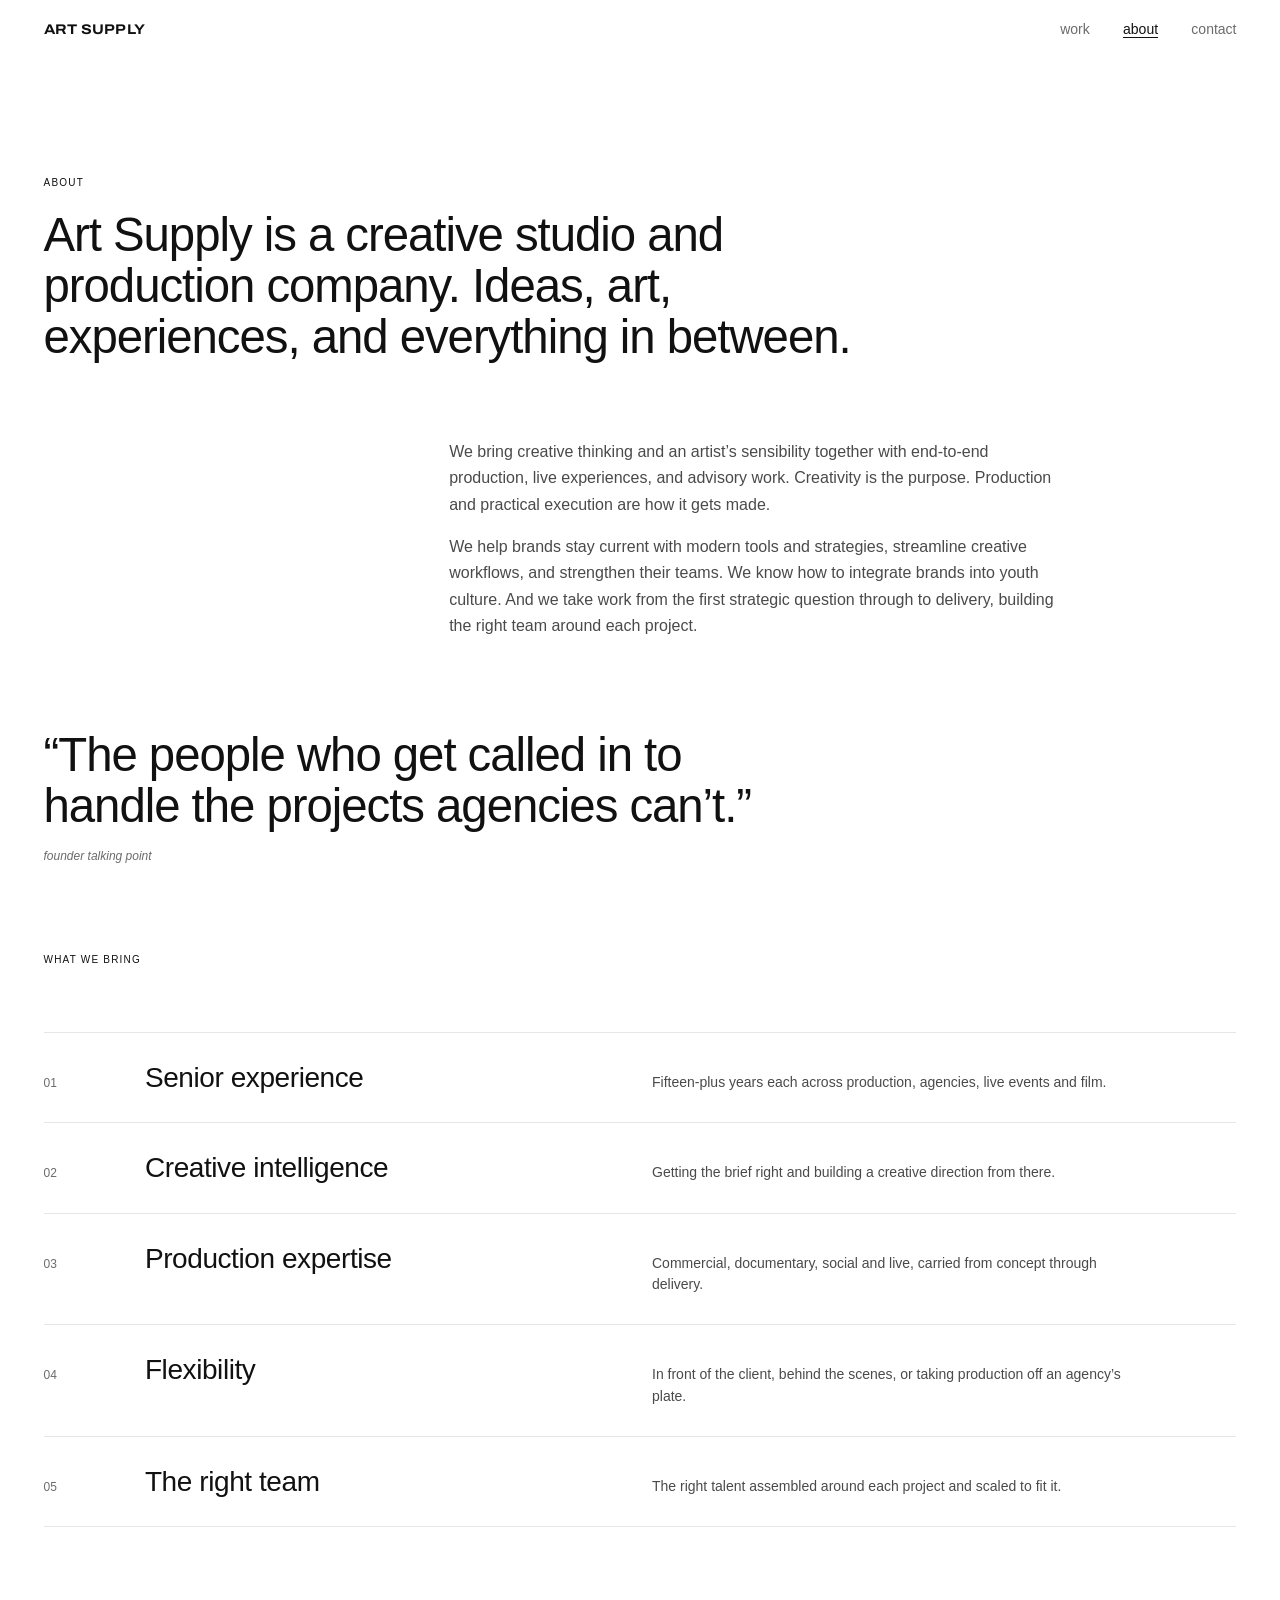
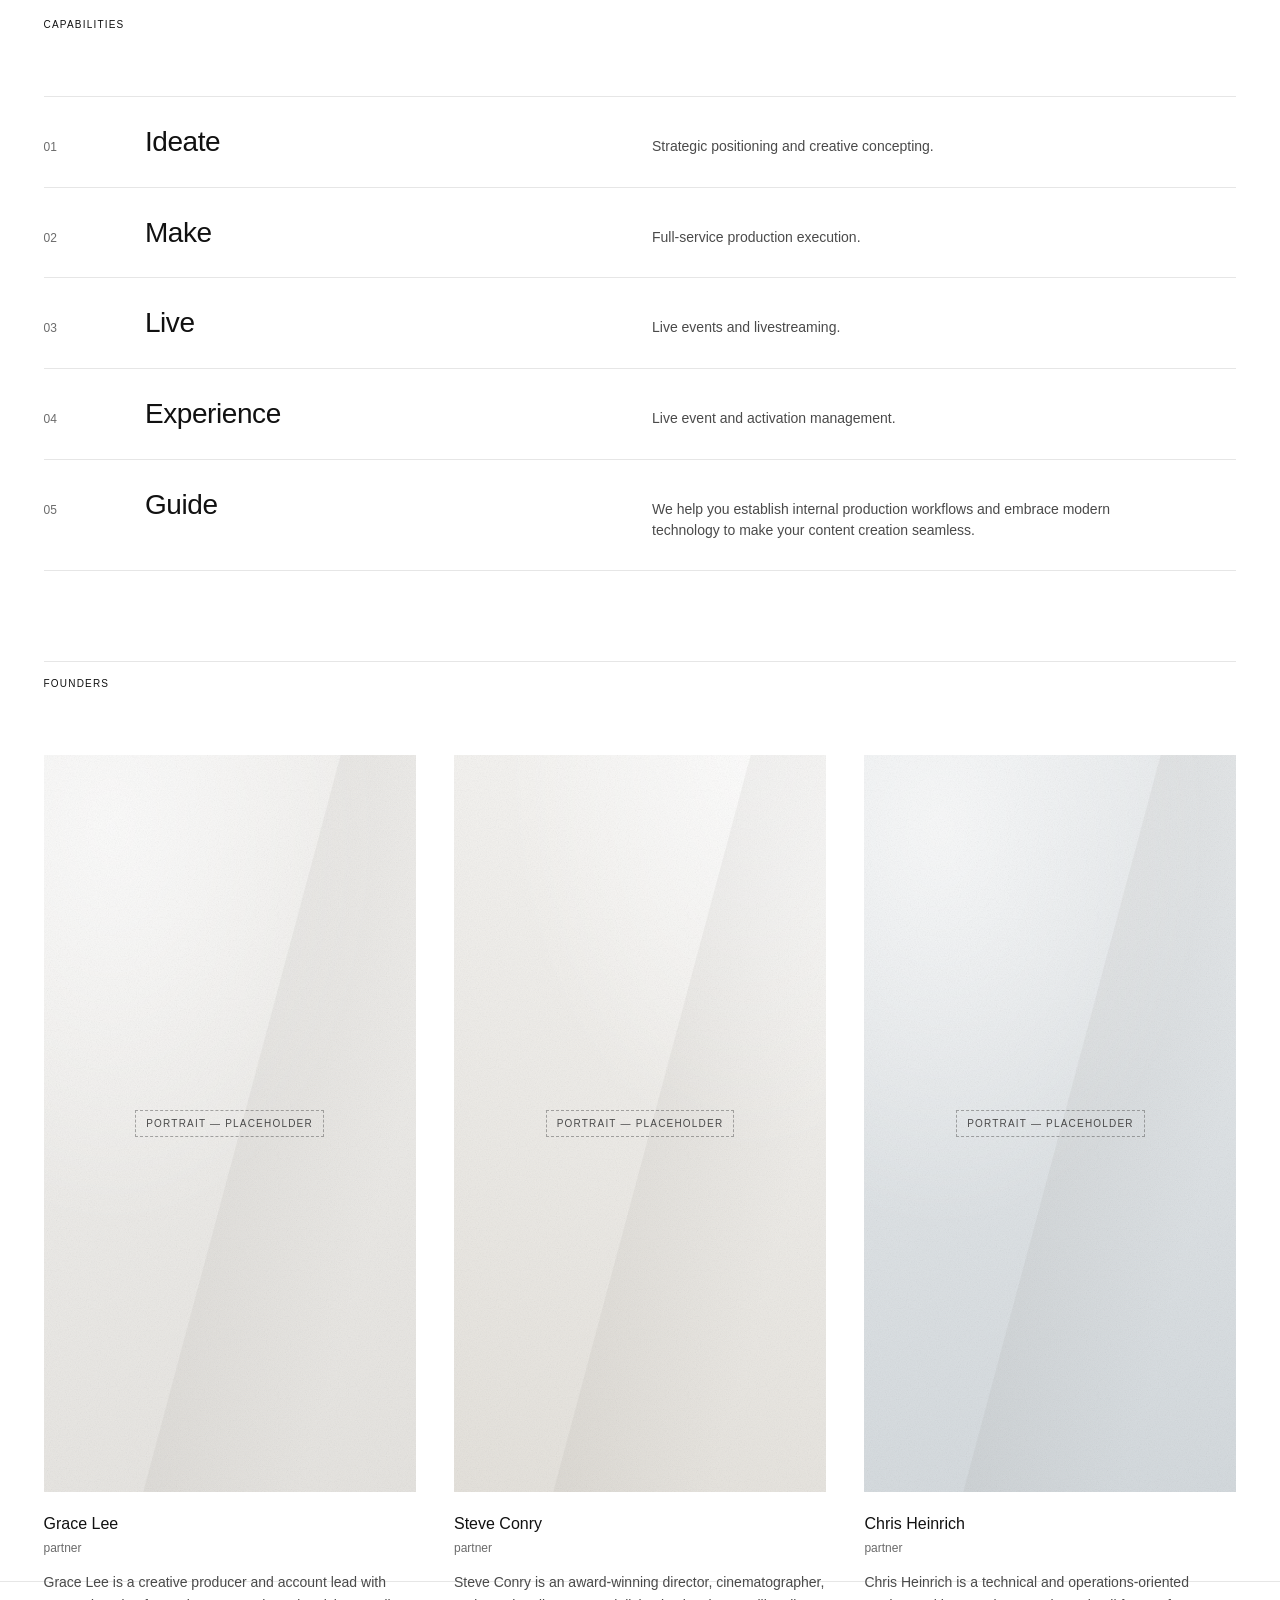
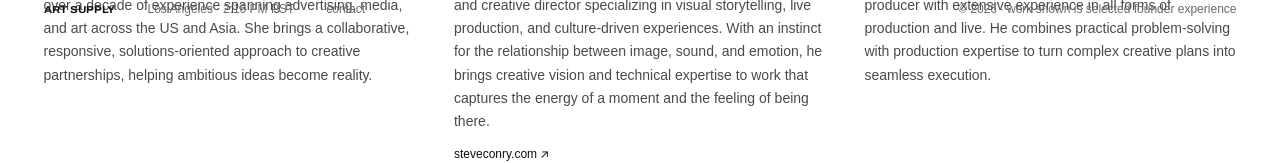
<file: about.html>
<!doctype html>
<html lang="en">
<head>
  <meta charset="utf-8">
  <meta name="viewport" content="width=device-width, initial-scale=1">
  <title>about — Art Supply</title>
  <meta name="description" content="Art Supply: a creative studio and production company founded by Grace Lee, Steve Conry and Chris Heinrich.">
  <meta name="robots" content="noindex, nofollow">
  <meta name="theme-color" content="#ffffff">
  <link rel="icon" href="assets/img/favicon.svg" type="image/svg+xml">
  <link rel="preconnect" href="https://fonts.googleapis.com">
  <link rel="preconnect" href="https://fonts.gstatic.com" crossorigin>
  <link rel="stylesheet" href="https://fonts.googleapis.com/css2?family=Archivo:wdth,wght@100..125,400..800&family=Inter:wght@300;400;500&display=swap">
  <link rel="stylesheet" href="assets/css/styles.css">
  <script>document.documentElement.classList.add('js');</script>
</head>
<body data-page="about">
  <a class="skip-link" href="#main">skip to content</a>

  <header class="site-header">
    <div class="site-header__inner">
      <a class="logo" href="index.html">Art Supply</a>
      <nav class="site-nav" aria-label="Primary">
        <ul>
          <li><a class="ul-link" href="work.html">work</a></li>
          <li><a class="ul-link" href="about.html" aria-current="page">about</a></li>
          <li><a class="ul-link" href="contact.html">contact</a></li>
        </ul>
      </nav>
    </div>
  </header>

  <main id="main">
    <!-- COMPANY -->
    <section class="page">
      <h1 class="label">about</h1>
      <p class="statement-text reveal" style="margin-top:18px">Art Supply is a creative studio and production company. Ideas, art, experiences, and everything in between.</p>
      <div class="grid12 about-intro__body reveal">
        <!-- DRAFT COPY: built from the planning doc's positioning; confirm with founders -->
        <p>We bring creative thinking and an artist&rsquo;s sensibility together with end-to-end production, live experiences, and advisory work. Creativity is the purpose. Production and practical execution are how it gets made.</p>
        <p>We help brands stay current with modern tools and strategies, streamline creative workflows, and strengthen their teams. We know how to integrate brands into youth culture. And we take work from the first strategic question through to delivery, building the right team around each project.</p>
      </div>
    </section>

    <section class="block">
      <blockquote class="quote reveal">
        &ldquo;The people who get called in to handle the projects agencies can&rsquo;t.&rdquo;
        <cite class="quote__cite">founder talking point</cite>
      </blockquote>
    </section>

    <!-- WHAT WE BRING (from the planning doc) -->
    <section class="block" aria-labelledby="bring-label">
      <div class="rule-head" style="border-top:0;padding-top:0"><h2 class="label" id="bring-label">what we bring</h2></div>
      <ol class="rows">
        <li class="row reveal"><span class="row__num">01</span><h3 class="row__name">Senior experience</h3><p class="row__desc">Fifteen-plus years each across production, agencies, live events and film.</p></li>
        <li class="row reveal"><span class="row__num">02</span><h3 class="row__name">Creative intelligence</h3><p class="row__desc">Getting the brief right and building a creative direction from there.</p></li>
        <li class="row reveal"><span class="row__num">03</span><h3 class="row__name">Production expertise</h3><p class="row__desc">Commercial, documentary, social and live, carried from concept through delivery.</p></li>
        <li class="row reveal"><span class="row__num">04</span><h3 class="row__name">Flexibility</h3><p class="row__desc">In front of the client, behind the scenes, or taking production off an agency&rsquo;s plate.</p></li>
        <li class="row reveal"><span class="row__num">05</span><h3 class="row__name">The right team</h3><p class="row__desc">The right talent assembled around each project and scaled to fit it.</p></li>
      </ol>
    </section>

    <!-- CAPABILITIES -->
    <section class="block" aria-labelledby="cap-label">
      <div class="rule-head" style="border-top:0;padding-top:0"><h2 class="label" id="cap-label">capabilities</h2></div>
      <ol class="rows">
        <li class="row reveal"><span class="row__num">01</span><h3 class="row__name">Ideate</h3><p class="row__desc">Strategic positioning and creative concepting.</p></li>
        <li class="row reveal"><span class="row__num">02</span><h3 class="row__name">Make</h3><p class="row__desc">Full-service production execution.</p></li>
        <li class="row reveal"><span class="row__num">03</span><h3 class="row__name">Live</h3><p class="row__desc">Live events and livestreaming.</p></li>
        <li class="row reveal"><span class="row__num">04</span><h3 class="row__name">Experience</h3><p class="row__desc">Live event and activation management.</p></li>
        <li class="row reveal"><span class="row__num">05</span><h3 class="row__name">Guide</h3><p class="row__desc">We help you establish internal production workflows and embrace modern technology to make your content creation seamless.</p></li>
      </ol>
    </section>

    <!-- FOUNDERS -->
    <section class="block" aria-labelledby="founders-label">
      <div class="rule-head"><h2 class="label" id="founders-label">founders</h2></div>
      <ul class="founders">
        <li class="founder reveal">
          <div class="founder__portrait placeholder"><span class="placeholder__label">portrait &mdash; placeholder</span></div>
          <h3 class="founder__name">Grace Lee</h3>
          <p class="founder__role">partner</p>
          <!-- First sentence from the planning doc; remainder is editable draft copy -->
          <p class="founder__bio">Grace Lee is a creative producer and account lead with over a decade of experience spanning advertising, media, and art across the US and Asia. She brings a collaborative, responsive, solutions-oriented approach to creative partnerships, helping ambitious ideas become reality.</p>
        </li>
        <li class="founder reveal">
          <div class="founder__portrait placeholder placeholder--chalk"><span class="placeholder__label">portrait &mdash; placeholder</span></div>
          <h3 class="founder__name">Steve Conry</h3>
          <p class="founder__role">partner</p>
          <p class="founder__bio">Steve Conry is an award-winning director, cinematographer, and creative director specializing in visual storytelling, live production, and culture-driven experiences. With an instinct for the relationship between image, sound, and emotion, he brings creative vision and technical expertise to work that captures the energy of a moment and the feeling of being there.</p>
          <p class="founder__links"><a class="ul-link" href="https://www.steveconry.com/" target="_blank" rel="noopener">steveconry.com &#8599;</a></p>
        </li>
        <li class="founder reveal">
          <div class="founder__portrait placeholder placeholder--blue"><span class="placeholder__label">portrait &mdash; placeholder</span></div>
          <h3 class="founder__name">Chris Heinrich</h3>
          <p class="founder__role">partner</p>
          <p class="founder__bio">Chris Heinrich is a technical and operations-oriented producer with extensive experience in all forms of production and live. He combines practical problem-solving with production expertise to turn complex creative plans into seamless execution.</p>
        </li>
      </ul>
    </section>
  </main>

  <footer class="site-footer">
    <span class="logo">Art Supply</span>
    <span>Los Angeles &middot; <span data-clock="America/Los_Angeles">pacific time</span></span>
    <a class="ul-link" href="contact.html">contact</a>
    <span class="site-footer__end">&copy; <span data-year>2026</span> &middot; work shown is selected founder experience</span>
  </footer>

  <script src="assets/js/site.js"></script>
</body>
</html>
</file>
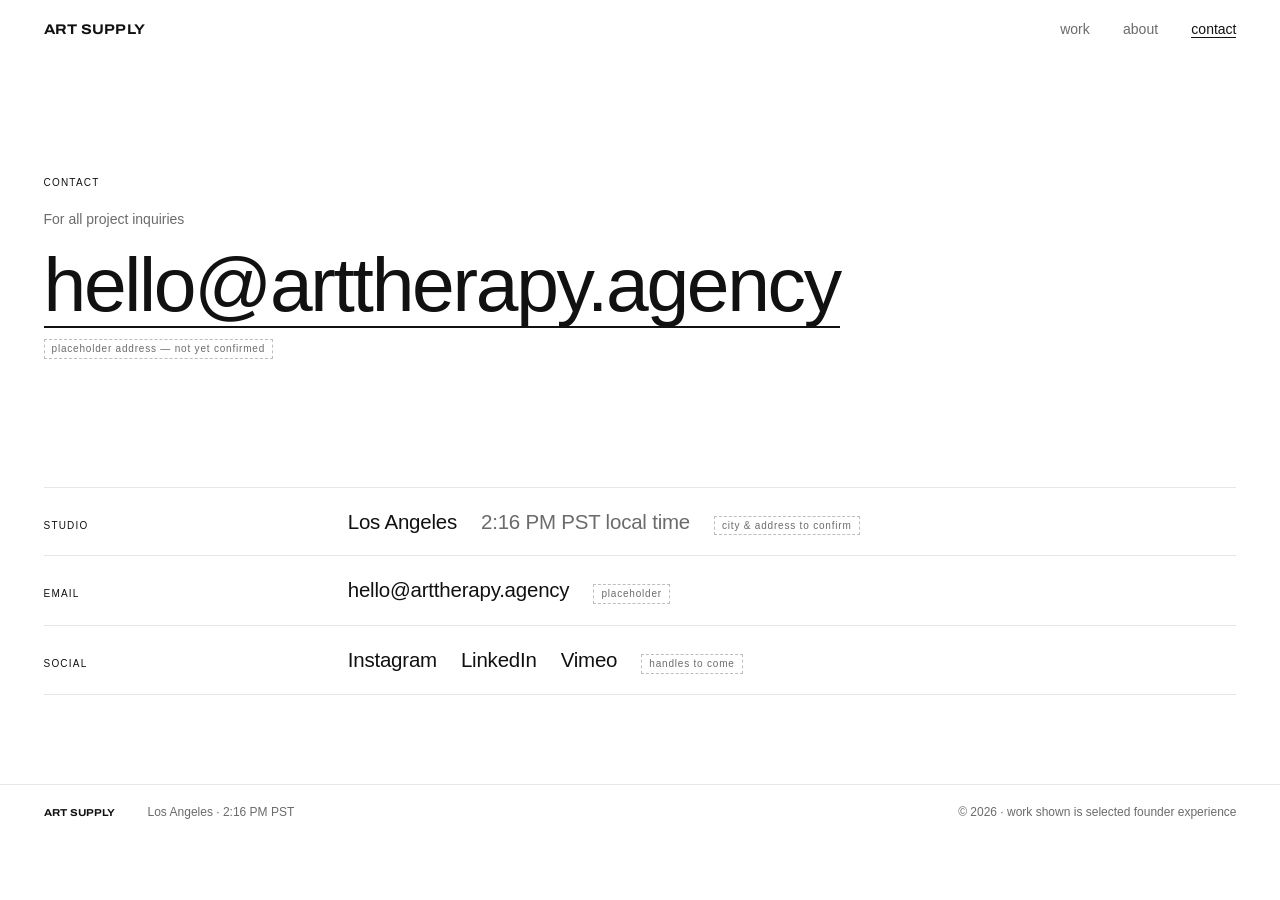
<file: contact.html>
<!doctype html>
<html lang="en">
<head>
  <meta charset="utf-8">
  <meta name="viewport" content="width=device-width, initial-scale=1">
  <title>contact — Art Supply</title>
  <meta name="description" content="Start a project with Art Supply.">
  <meta name="robots" content="noindex, nofollow">
  <meta name="theme-color" content="#ffffff">
  <link rel="icon" href="assets/img/favicon.svg" type="image/svg+xml">
  <link rel="preconnect" href="https://fonts.googleapis.com">
  <link rel="preconnect" href="https://fonts.gstatic.com" crossorigin>
  <link rel="stylesheet" href="https://fonts.googleapis.com/css2?family=Archivo:wdth,wght@100..125,400..800&family=Inter:wght@300;400;500&display=swap">
  <link rel="stylesheet" href="assets/css/styles.css">
  <script>document.documentElement.classList.add('js');</script>
</head>
<body data-page="contact">
  <a class="skip-link" href="#main">skip to content</a>

  <header class="site-header">
    <div class="site-header__inner">
      <a class="logo" href="index.html">Art Supply</a>
      <nav class="site-nav" aria-label="Primary">
        <ul>
          <li><a class="ul-link" href="work.html">work</a></li>
          <li><a class="ul-link" href="about.html">about</a></li>
          <li><a class="ul-link" href="contact.html" aria-current="page">contact</a></li>
        </ul>
      </nav>
    </div>
  </header>

  <main id="main" class="page">
    <h1 class="label">contact</h1>
    <p class="contact-lede" style="margin-top:18px">For all project inquiries</p>
    <!-- PLACEHOLDER: email not confirmed. Replace on every page before launch. -->
    <a class="contact-email" href="mailto:hello@arttherapy.agency?subject=Project%20inquiry"><span class="ul-link">hello@arttherapy.agency</span></a>
    <span class="tag-placeholder">placeholder address &mdash; not yet confirmed</span>

    <dl class="contact-list">
      <div class="contact-row">
        <dt class="label">studio</dt>
        <dd>
          <span>Los Angeles</span>
          <span class="clock"><span data-clock="America/Los_Angeles">pacific time</span> local time</span>
          <span class="tag-placeholder">city &amp; address to confirm</span>
        </dd>
      </div>
      <div class="contact-row">
        <dt class="label">email</dt>
        <dd>
          <a class="ul-link" href="mailto:hello@arttherapy.agency">hello@arttherapy.agency</a>
          <span class="tag-placeholder">placeholder</span>
        </dd>
      </div>
      <div class="contact-row">
        <dt class="label">social</dt>
        <dd>
          <!-- PLACEHOLDER: add real handles/URLs once secured -->
          <span>Instagram</span>
          <span>LinkedIn</span>
          <span>Vimeo</span>
          <span class="tag-placeholder">handles to come</span>
        </dd>
      </div>
    </dl>
  </main>

  <footer class="site-footer">
    <span class="logo">Art Supply</span>
    <span>Los Angeles &middot; <span data-clock="America/Los_Angeles">pacific time</span></span>
    <span class="site-footer__end">&copy; <span data-year>2026</span> &middot; work shown is selected founder experience</span>
  </footer>

  <script src="assets/js/site.js"></script>
</body>
</html>
</file>
<file: assets/css/styles.css>
/* ==================================================================
   Art Supply — styles
   Stark white, black neo-grotesk, grey for inactive states.
   Pages: index (landing), work, about, contact.
   ================================================================== */

:root {
  --bg:      #ffffff;
  --ink:     #111111;
  --ink-2:   #4a4a4a;   /* body copy, 8.9:1 */
  --ink-3:   #6b6b6b;   /* small meta, 5.3:1 */
  --mute:    #949494;   /* inactive LARGE type only, 3.0:1 */
  --rule:    #e6e6e6;
  --red:     #ff4a1c;   /* every "/" on the site, from the first design */
  --panel:   #0b0b0b;   /* capabilities panel */
  --stone-1: #f3f2f0;
  --stone-2: #e4e2de;
  --blue-1:  #e8ebed;
  --blue-2:  #d2d8dc;

  --font: "Helvetica Neue", "HelveticaNeue", Helvetica, Inter, Arial, sans-serif;
  /* logo: bold, slightly wide uppercase grotesk */
  --font-logo: Archivo, "Helvetica Neue", Helvetica, Arial, sans-serif;
  /* the one serif, used for the capabilities block */
  --font-serif: "Instrument Serif", Georgia, "Times New Roman", serif;
  --fs-xxs: 0.625rem;   /* 10  tiny uppercase labels */
  --fs-xs:  0.75rem;    /* 12 */
  --fs-s:   0.875rem;   /* 14 */
  --fs-m:   1rem;       /* 16 */
  --fs-statement: clamp(1.75rem, 3.7vw, 3.4rem);
  --fs-list:      clamp(2rem, 4.6vw, 4rem);

  --gutter: clamp(16px, 3.4vw, 48px);
  --header-h: 60px;
  --section-gap: clamp(56px, 7vw, 104px);   /* space between sections */
  --ease: cubic-bezier(.22,.61,.36,1);
  --ease-io: cubic-bezier(.76,0,.24,1);

  --grain: url("data:image/svg+xml;utf8,<svg xmlns='http://www.w3.org/2000/svg' width='240' height='240'><filter id='n'><feTurbulence type='fractalNoise' baseFrequency='.9' numOctaves='3' stitchTiles='stitch'/><feColorMatrix type='saturate' values='0'/></filter><rect width='100%' height='100%' filter='url(%23n)' opacity='.14'/></svg>");

  --grain-heavy: url("data:image/svg+xml;utf8,<svg xmlns='http://www.w3.org/2000/svg' width='180' height='180'><filter id='g'><feTurbulence type='fractalNoise' baseFrequency='1.6' numOctaves='2' stitchTiles='stitch'/><feColorMatrix type='matrix' values='0 0 0 0 1  0 0 0 0 1  0 0 0 0 1  0 0 0 1.25 -0.38'/></filter><rect width='100%' height='100%' filter='url(%23g)'/></svg>");

  color-scheme: light;
}

/* ---------- reset ---------- */
*, *::before, *::after { box-sizing: border-box; }
html { -webkit-text-size-adjust: 100%; scroll-behavior: smooth; scroll-padding-top: calc(var(--header-h) + 64px); }
body {
  margin: 0;
  background: var(--bg);
  color: var(--ink);
  font-family: var(--font);
  font-weight: 400;
  font-size: var(--fs-m);
  line-height: 1.55;
  -webkit-font-smoothing: antialiased;
  -moz-osx-font-smoothing: grayscale;
  text-rendering: optimizeLegibility;
}
img, svg, iframe { display: block; max-width: 100%; }
h1, h2, h3, p, ol, ul, dl, dd, figure { margin: 0; padding: 0; }
ol, ul { list-style: none; }
a { color: inherit; text-decoration: none; }
button { font: inherit; color: inherit; letter-spacing: inherit; background: none; border: 0; padding: 0; cursor: pointer; text-align: inherit; }
:focus-visible { outline: 1px solid var(--ink); outline-offset: 4px; }

.visually-hidden {
  position: absolute !important; width: 1px; height: 1px; margin: -1px; padding: 0;
  overflow: hidden; clip: rect(0 0 0 0); white-space: nowrap; border: 0;
}
.skip-link {
  position: fixed; top: 8px; left: 8px; z-index: 100;
  padding: 8px 12px; background: var(--bg); border: 1px solid var(--ink);
  font-size: var(--fs-s); transform: translateY(-200%); transition: transform .2s var(--ease);
}
.skip-link:focus { transform: none; }

/* tiny uppercase label, as in the "SERVICES" reference */
.label {
  font-size: var(--fs-xxs);
  font-weight: 500;
  letter-spacing: 0.12em;
  text-transform: uppercase;
  color: var(--ink);
}

.ul-link {
  background-image: linear-gradient(currentColor, currentColor);
  background-size: 0% 1px; background-position: 0 100%; background-repeat: no-repeat;
  transition: background-size .45s var(--ease), color .3s var(--ease);
  padding-bottom: 1px;
}
.ul-link:hover, .ul-link[aria-current="page"] { background-size: 100% 1px; }

.tag-placeholder {
  display: inline-block;
  padding: 1px 7px;
  border: 1px dashed #bdbdbd;
  color: var(--ink-3);
  font-size: var(--fs-xxs); font-weight: 400; letter-spacing: 0.08em; text-transform: lowercase;
  vertical-align: middle;
  white-space: nowrap;
}

/* ==================================================================
   header (all pages)
   ================================================================== */
.site-header {
  position: fixed; inset: 0 0 auto 0; z-index: 50;
  height: var(--header-h);
  background: rgba(255,255,255,.92);
  -webkit-backdrop-filter: blur(10px); backdrop-filter: blur(10px);
  border-bottom: 1px solid transparent;
  transition: border-color .4s var(--ease), opacity .8s var(--ease), transform .8s var(--ease);
}
.site-header.is-scrolled { border-bottom-color: var(--rule); }
.site-header__inner {
  height: 100%; padding: 0 var(--gutter);
  display: flex; align-items: center; justify-content: space-between; gap: 24px;
}
.logo {
  font-family: var(--font-logo);
  font-stretch: 112%;
  font-weight: 700;
  font-size: 0.875rem;
  letter-spacing: 0.01em;
  text-transform: uppercase;
  white-space: nowrap;
  color: var(--ink);
}
.slash { color: var(--red); }
.site-nav ul { display: flex; gap: clamp(18px, 2.6vw, 36px); }
.site-nav a { font-size: var(--fs-s); color: var(--ink-3); transition: color .3s var(--ease); }
.site-nav a:hover, .site-nav a[aria-current="page"] { color: var(--ink); }


/* ==================================================================
   page scaffolding
   ================================================================== */
main { display: block; }
.page { padding: calc(var(--header-h) + clamp(48px, 9vw, 120px)) var(--gutter) 0; }
.block { padding: 0 var(--gutter); }
.block + .block, .page + .block { margin-top: var(--section-gap); }

.grid12 { display: grid; grid-template-columns: repeat(12, minmax(0, 1fr)); column-gap: 24px; }

.rule-head {
  display: flex; justify-content: space-between; align-items: baseline; gap: 16px;
  padding-top: 14px; border-top: 1px solid var(--rule);
  margin-bottom: clamp(36px, 5vw, 72px);
}
.rule-head a { font-size: var(--fs-s); }

.statement-text {
  font-size: var(--fs-statement);
  font-weight: 500;
  line-height: 1.08;
  letter-spacing: -0.022em;
  max-width: 21em;
  text-wrap: balance;
}
.statement-sub {
  margin-top: clamp(20px, 3vw, 36px);
  max-width: 32em;
  font-size: clamp(1.0625rem, 1.5vw, 1.3rem);
  line-height: 1.45;
  letter-spacing: -0.005em;
  color: var(--ink-2);
}

/* ==================================================================
   landing hero: flip window (top half) + wordmark
   ================================================================== */
.hero {
  height: 100svh; min-height: 520px;
  box-sizing: border-box;
  padding-top: var(--header-h);
  display: flex; flex-direction: column;
}
/* wordmark sized to the full width by home.js (CSS value is the fallback) */
.hero__logo {
  flex: none; margin: 0;
  padding: clamp(6px, 1.4vh, 16px) var(--gutter) clamp(10px, 2vh, 22px);
  text-align: center; white-space: nowrap; overflow: hidden;
  font-family: var(--font-logo); font-stretch: 112%; font-weight: 700;
  font-size: 12.4vw; line-height: 0.8; letter-spacing: -0.01em; text-transform: uppercase;
}
.hero__logo-fit { display: inline-block; }
/* the work: full bleed, fills the rest of the first screen */
.flip { flex: 1; min-height: 0; position: relative; margin: 0; }
.flip__window { position: absolute; inset: 0; display: block; perspective: 2400px; background: #111111; }
.flip__window:focus-visible { outline-offset: -6px; outline-color: #ffffff; }
.flip__card {
  position: absolute; inset: 0; display: block;
  transform-style: preserve-3d;
  transition: transform 1s var(--ease-io);
}
.flip__face {
  position: absolute; inset: 0; display: block; overflow: hidden;
  background: #111111;
  backface-visibility: hidden; -webkit-backface-visibility: hidden;
}
.flip__face--b { transform: rotateX(180deg); }
.flip__face img { width: 100%; height: 100%; object-fit: cover; }
.flip__face img:not([src]) { visibility: hidden; }
.flip__bar {
  position: absolute; left: 0; right: 0; bottom: 0; z-index: 2;
  padding: 56px var(--gutter) 12px;
  background: linear-gradient(rgba(0,0,0,0), rgba(0,0,0,.55));
  display: grid; grid-template-columns: auto minmax(0, 1fr) auto; column-gap: 16px; align-items: center;
  font-size: var(--fs-xs); color: rgba(255,255,255,.75);
  pointer-events: none;
}
.flip__count { font-variant-numeric: tabular-nums; }
.flip__title { color: #ffffff; white-space: nowrap; overflow: hidden; text-overflow: ellipsis; }
.flip__controls { display: flex; pointer-events: auto; }
.flip__btn { min-width: 36px; min-height: 36px; padding: 0 8px; font-size: var(--fs-xs); color: rgba(255,255,255,.75); text-align: center; transition: color .3s var(--ease); }
.flip__btn:hover { color: #ffffff; }
.flip__btn:focus-visible { outline-color: #ffffff; }
@keyframes draw { to { stroke-dashoffset: 0; } }
@keyframes bob { 0%, 100% { transform: translateY(0); } 50% { transform: translateY(7px); } }

/* ==================================================================
   landing: statement + capabilities (services list)
   ================================================================== */
.statement { padding-top: clamp(24px, 6vw, 72px); }

/* capabilities: a quiet hairline wheel on a white backdrop, all in Instrument Serif */
.caps {
  margin-top: var(--section-gap);
  position: relative; isolation: isolate; overflow: hidden;
  background: #ffffff; color: var(--ink);
  font-family: var(--font-serif);
}
.caps::before {
  content: ""; position: absolute; inset: -10%; z-index: -1; pointer-events: none;
  background:
    radial-gradient(30% 40% at 72% 50%, rgba(244,214,208,.35), rgba(244,214,208,0) 70%),
    radial-gradient(24% 30% at 92% 86%, rgba(228,220,240,.35), rgba(228,220,240,0) 70%);
  filter: blur(40px);
  animation: glow-drift 26s ease-in-out infinite alternate;
}
@keyframes glow-drift {
  0%   { transform: translate3d(0, 0, 0) scale(1); }
  50%  { transform: translate3d(-3%, 2%, 0) scale(1.05); }
  100% { transform: translate3d(2%, -2%, 0) scale(1.02); }
}
.caps__inner { padding: clamp(64px, 9vw, 128px) var(--gutter); }
.caps__label {
  color: var(--ink);
  font-family: var(--font-serif); font-weight: 400; font-size: 0.8125rem; letter-spacing: 0.16em;
}
.caps__intro {
  max-width: 18em;
  font-family: var(--font-serif); font-style: italic;
  font-size: clamp(1.6rem, 2.8vw, 2.5rem); line-height: 1.1; letter-spacing: -0.01em;
  color: var(--ink);
}

@property --rot { syntax: "<angle>"; inherits: true; initial-value: 0deg; }
.wheel {
  display: grid; grid-template-columns: minmax(0, 5fr) minmax(0, 7fr);
  align-items: center; gap: clamp(40px, 6vw, 96px);
}
.wheel__copy { display: flex; flex-direction: column; gap: 22px; }
.wheel__readout {
  margin-top: clamp(12px, 3vw, 40px);
  padding-top: 18px; border-top: 1px solid var(--rule);
  display: flex; flex-direction: column; gap: 14px;
}
.wheel__desc { min-height: 4.2em; max-width: 24em; font-size: 1.25rem; line-height: 1.4; color: var(--ink-2); }
.wheel__controls { display: flex; margin-left: -8px; }
.wheel__btn { min-width: 36px; min-height: 36px; padding: 0 8px; font-family: var(--font-serif); font-size: 1rem; color: var(--ink-3); transition: color .3s var(--ease); }
.wheel__btn:hover { color: var(--ink); }

.wheel__dial {
  position: relative; justify-self: center;
  width: min(100%, 560px); aspect-ratio: 1 / 1;
  container-type: inline-size;
}
.wheel__ring {
  position: absolute; inset: 0; border-radius: 50%;
  border: 1px solid rgba(17,17,17,.12);
  transform: rotate(var(--rot));
  transition: --rot 1.2s var(--ease-io);
}
.wheel__ring::after {
  content: ""; position: absolute; inset: 21%; border-radius: 50%;
  border: 1px solid rgba(17,17,17,.07);
}
/* a small marker on the ring for each capability; the chosen one turns coral */
.wheel__mark {
  position: absolute; left: 50%; top: 50%;
  width: 7px; height: 7px; margin: -3.5px 0 0 -3.5px; box-sizing: border-box;
  border-radius: 50%; background: #ffffff; border: 1px solid rgba(17,17,17,.3);
  transform: rotate(var(--a)) translateY(-50cqw);
  transition: background-color .5s var(--ease), border-color .5s var(--ease);
}
.wheel__mark.is-active { background: var(--red); border-color: var(--red); }
.wheel__dial::before {
  content: ""; position: absolute; inset: 18%; border-radius: 50%; pointer-events: none;
  background: radial-gradient(circle, rgba(244,214,208,.32), rgba(244,214,208,0) 70%);
}
.wheel__list { list-style: none; margin: 0; padding: 0; position: absolute; inset: 0; }
.wheel__slot {
  position: absolute; left: 50%; top: 50%; width: 0; height: 0;
  /* out towards the ring, then turned back so the label stays upright */
  transform: rotate(var(--a)) translateY(-38cqw) rotate(calc(-1 * (var(--a) + var(--rot))));
}
.wheel__item {
  position: absolute; left: 0; top: 0; transform: translate(-50%, -50%);
  padding: 8px 12px; white-space: nowrap;
  font-family: var(--font-serif); font-style: italic;
  font-size: clamp(1rem, 4cqw, 1.6rem); letter-spacing: 0;
  color: rgba(17,17,17,.5);
  transition: color .35s var(--ease);
}
.wheel__item[aria-pressed="true"] { color: var(--ink); }
.wheel__item:hover { color: var(--red); }
.wheel__pointer {
  position: absolute; left: 50%; top: -20px; width: 1px; height: 12px; margin-left: -0.5px;
  background: var(--red);
}
.wheel__center {
  position: absolute; inset: 33%; border-radius: 50%;
  border: 1px solid rgba(17,17,17,.08);
  display: flex; flex-direction: column; align-items: center; justify-content: center; gap: 8px;
  text-align: center;
}
.wheel__num { font-family: var(--font-serif); font-size: 0.9375rem; letter-spacing: .06em; color: var(--ink-3); font-variant-numeric: tabular-nums; }
.wheel__name {
  font-family: var(--font-serif); font-style: italic;
  font-size: clamp(1.4rem, 7.2cqw, 2.9rem); line-height: 1; color: var(--ink);
}
@media (max-width: 860px) {
  .wheel { grid-template-columns: minmax(0, 1fr); }
  .wheel__dial { width: min(100%, 440px); }
}

/* motion previews (work tiles) */
.work-item__loop {
  position: absolute; inset: 0; width: 100%; height: 100%; object-fit: cover;
  opacity: 0; transition: opacity .4s var(--ease); pointer-events: none;
}
.work-item.is-looping .work-item__loop { opacity: 1; }
.flip__face video { position: absolute; inset: 0; width: 100%; height: 100%; object-fit: cover; }

/* ==================================================================
   work page: sub navigation
   ================================================================== */
.page-head { align-items: end; row-gap: 20px; }
.page-head__title { grid-column: 1 / span 7; }
.page-head__note { grid-column: 9 / -1; font-size: var(--fs-xs); color: var(--ink-3); max-width: 30em; }
@media (max-width: 720px) { .page-head__title, .page-head__note { grid-column: 1 / -1; } }

.subnav {
  position: sticky; top: var(--header-h); z-index: 20;
  margin: clamp(40px, 6vw, 80px) calc(-1 * var(--gutter)) clamp(40px, 6vw, 80px);
  padding: 0 var(--gutter);
  background: var(--bg);
}
.subnav__inner {
  display: flex; flex-wrap: wrap; align-items: baseline; gap: 4px 0;
  padding: 14px 0; border-bottom: 1px solid var(--rule);
}
.subnav__sep { padding: 0 12px; font-size: var(--fs-s); user-select: none; }
.filter {
  font-size: var(--fs-s); color: var(--ink-3);
  padding: 6px 0; position: relative;
  transition: color .3s var(--ease);
}
.filter sup { font-size: 0.6rem; margin-left: 3px; color: var(--ink-3); vertical-align: 0.6em; }
.filter::after {
  content: ""; position: absolute; left: 0; right: 0; bottom: 3px; height: 1px;
  background: currentColor; transform: scaleX(0); transform-origin: left;
  transition: transform .45s var(--ease);
}
.filter:hover, .filter[aria-pressed="true"] { color: var(--ink); }
.filter[aria-pressed="true"]::after { transform: scaleX(1); }
@media (max-width: 600px) {
  .subnav__inner { flex-wrap: nowrap; overflow-x: auto; scrollbar-width: none; }
  .subnav__inner::-webkit-scrollbar { display: none; }
  .filter, .subnav__sep { white-space: nowrap; }
}

/* ==================================================================
   work list: uniform tiles (work page + landing feature)
   ================================================================== */
.work-list {
  display: grid; grid-template-columns: repeat(3, minmax(0, 1fr));
  column-gap: clamp(16px, 2vw, 28px); row-gap: clamp(44px, 5vw, 72px);
  transition: opacity .3s var(--ease);
}
.work-list.is-filtering { opacity: 0; }
.work-item { min-width: 0; }
.work-item[hidden] { display: none; }
@media (max-width: 1000px) { .work-list { grid-template-columns: repeat(2, minmax(0, 1fr)); } }
@media (max-width: 600px)  { .work-list { grid-template-columns: minmax(0, 1fr); row-gap: 40px; } }

.work-item__media { position: relative; aspect-ratio: 16 / 9; background: var(--stone-2); overflow: hidden; max-width: 100%; }
.work-item__media img {
  width: 100%; height: 100%; object-fit: cover;
  transition: transform 1.4s var(--ease), opacity .6s var(--ease);
}
.work-item__media img.is-loading { opacity: 0; }
.work-item__media iframe { position: absolute; inset: 0; width: 100%; height: 100%; border: 0; background: #000; }
.work-item__play { position: absolute; inset: 0; width: 100%; height: 100%; display: block; }
.work-item__play:hover img, .work-item__play:focus-visible img { transform: scale(1.025); }
.work-item__play:focus-visible { outline-offset: -6px; outline-color: #fff; }

.play-chip {
  position: absolute; left: 16px; bottom: 16px;
  display: inline-flex; align-items: center; gap: 9px;
  padding: 8px 13px 8px 11px;
  background: rgba(255,255,255,.92); color: var(--ink);
  font-size: var(--fs-xxs); font-weight: 500; letter-spacing: 0.12em; text-transform: uppercase;
  opacity: 0; transform: translateY(6px);
  transition: opacity .4s var(--ease), transform .4s var(--ease);
}
.play-chip__icon { width: 0; height: 0; border-left: 7px solid currentColor; border-top: 4.5px solid transparent; border-bottom: 4.5px solid transparent; }
.work-item__play:hover .play-chip, .work-item__play:focus-visible .play-chip,
.work-item__play.is-poster-missing .play-chip { opacity: 1; transform: none; }
@media (hover: none) { .play-chip { opacity: 1; transform: none; } }

.work-item__caption {
  display: grid; grid-template-columns: 2.6rem minmax(0, 1fr); column-gap: 10px; row-gap: 2px;
  padding-top: 12px;
}
.work-item__num { color: var(--ink-3); font-size: var(--fs-xxs); font-variant-numeric: tabular-nums; padding-top: 3px; letter-spacing: .04em; }
.work-item__kicker { grid-column: 2; color: var(--ink-3); font-size: var(--fs-xs); }
.work-item__title { grid-column: 2; font-size: var(--fs-s); font-weight: 500; line-height: 1.35; }
.work-item__meta { grid-column: 2; margin-top: 6px; color: var(--ink-3); font-size: var(--fs-xxs); line-height: 1.7; letter-spacing: .02em; }
.work-item__tags { display: block; }
.work-item__source:hover { color: var(--ink); }
.work-item__meta .tag-placeholder { display: block; width: fit-content; margin-top: 4px; }
.play-chip { left: 10px; bottom: 10px; }

/* mineral placeholders */
.placeholder {
  position: relative; display: grid; place-items: center; width: 100%; height: 100%;
  background-color: var(--stone-2);
  background-image: var(--grain), radial-gradient(120% 90% at 18% 10%, rgba(255,255,255,.75), rgba(255,255,255,0) 60%), linear-gradient(160deg, var(--stone-1), var(--stone-2));
}
.placeholder--chalk { background-image: var(--grain), radial-gradient(110% 90% at 80% 0%, rgba(255,255,255,.8), rgba(255,255,255,0) 60%), linear-gradient(200deg, #f6f5f3, #e3e0da); }
.placeholder--blue  { background-image: var(--grain), radial-gradient(120% 90% at 20% 10%, rgba(255,255,255,.7), rgba(255,255,255,0) 60%), linear-gradient(170deg, var(--blue-1), var(--blue-2)); }
.placeholder::before {
  content: ""; position: absolute; inset: 0; pointer-events: none;
  background: linear-gradient(105deg, rgba(255,255,255,0) 52%, rgba(110,104,96,.07) 52.2%, rgba(110,104,96,0) 80%);
}
.placeholder__label {
  position: relative; padding: 5px 10px; border: 1px dashed rgba(74,74,74,.45);
  font-size: var(--fs-xxs); letter-spacing: 0.12em; text-transform: uppercase; color: var(--ink-2);
}

/* ==================================================================
   work page: tiles + index list on the right + full-bleed viewer
   ================================================================== */
/* work page: lands on full-bleed work; the index drops down on the right */
.stage {
  position: relative; overflow: hidden;
  margin-top: var(--header-h);
  height: calc(100svh - var(--header-h)); min-height: 460px;
  background: #000000; color: #ffffff;
}
.stage__media { position: absolute; inset: 0; }
.stage__frame { position: absolute; inset: 0; opacity: 0; transition: opacity .6s var(--ease); }
.stage__frame.is-in { opacity: 1; }
.stage__frame img, .stage__frame video { position: absolute; inset: 0; width: 100%; height: 100%; object-fit: cover; }
.stage__frame .placeholder { position: absolute; inset: 0; }
.stage__media iframe { position: absolute; inset: 0; width: 100%; height: 100%; border: 0; background: #000000; }
.stage__shade {
  position: absolute; inset: 0; pointer-events: none;
  background: linear-gradient(rgba(0,0,0,.35), rgba(0,0,0,0) 18%, rgba(0,0,0,0) 66%, rgba(0,0,0,.62));
}
.stage__center { position: absolute; left: 50%; top: 50%; z-index: 2; transform: translate(-50%, -50%); }
.stage__bar {
  position: absolute; left: 0; right: 0; bottom: 0; z-index: 2;
  display: grid; grid-template-columns: auto minmax(0, 1fr) auto; column-gap: 20px; align-items: end;
  padding: 16px var(--gutter) 18px;
}
.stage__count { font-size: var(--fs-xs); color: rgba(255,255,255,.75); font-variant-numeric: tabular-nums; padding-bottom: 3px; }
.stage__caption { min-width: 0; }
.stage__title { margin: 0; font-size: clamp(1rem, 1.6vw, 1.375rem); font-weight: 500; line-height: 1.25; color: #ffffff; }
.stage__meta { margin-top: 4px; font-size: var(--fs-xs); color: rgba(255,255,255,.75); }
.stage__meta a { color: #ffffff; }
.stage__nav { display: flex; gap: 4px; }
.stage__btn { min-height: 40px; padding: 0 10px; font-size: var(--fs-xs); color: rgba(255,255,255,.85); transition: color .25s var(--ease); }
.stage__btn:hover { color: #ffffff; }
.stage__btn:focus-visible, .stage__meta a:focus-visible { outline-color: #ffffff; }
.stage.is-playing .stage__media { bottom: 76px; }
.stage.is-playing .stage__shade { display: none; }
.stage.is-playing .stage__bar { background: #000000; }

/* the toggle and its drop-down panel */
.stage__toggle {
  position: absolute; top: 16px; right: var(--gutter); z-index: 4;
  display: inline-flex; align-items: center; gap: 10px;
  min-height: 40px; padding: 0 16px;
  background: rgba(255,255,255,.94); color: var(--ink);
  font-size: var(--fs-xs); font-weight: 500; letter-spacing: 0.12em; text-transform: uppercase;
  -webkit-backdrop-filter: blur(8px); backdrop-filter: blur(8px);
}
.stage__toggle-count { color: var(--red); }
.stage__toggle-count:empty { display: none; }
.stage__chev {
  width: 7px; height: 7px; margin-top: -3px;
  border-right: 1.5px solid currentColor; border-bottom: 1.5px solid currentColor;
  transform: rotate(45deg); transition: transform .3s var(--ease);
}
.stage.is-panel-open .stage__chev { transform: rotate(225deg); margin-top: 3px; }
.stage__toggle:focus-visible { outline-color: #ffffff; }
.stage__panel {
  position: absolute; top: 64px; right: var(--gutter); z-index: 4;
  width: min(380px, calc(100% - 2 * var(--gutter)));
  max-height: calc(100% - 64px - 96px);
  display: flex; flex-direction: column;
  padding: 0 18px;
  background: rgba(255,255,255,.95); color: var(--ink);
  -webkit-backdrop-filter: blur(10px); backdrop-filter: blur(10px);
  opacity: 0; visibility: hidden; transform: translateY(-10px);
  transition: opacity .3s var(--ease), transform .3s var(--ease), visibility 0s linear .3s;
}
.stage.is-panel-open .stage__panel {
  opacity: 1; visibility: visible; transform: none;
  transition: opacity .3s var(--ease), transform .3s var(--ease);
}
.stage__note { padding: 12px 0 14px; font-size: var(--fs-xxs); line-height: 1.5; color: var(--ink-3); border-top: 1px solid var(--rule); }
.work-index__filters {
  display: flex; flex-wrap: wrap; align-items: baseline;
  padding: 12px 0; border-bottom: 1px solid var(--rule);
}
.work-index__filters .subnav__sep { padding: 0 8px; }
.work-index__list { overflow-y: auto; overscroll-behavior: contain; scrollbar-width: thin; }
@media (max-width: 720px) {
  .stage__bar { grid-template-columns: minmax(0, 1fr); row-gap: 6px; }
  .stage__count { display: none; }
  .stage__meta { display: none; }
  .stage__nav { justify-content: flex-end; margin-right: -10px; }
  .stage__panel { top: 64px; max-height: calc(100% - 64px - 110px); }
}
.idx-row[hidden] { display: none; }
.idx {
  width: 100%;
  display: grid; grid-template-columns: 2rem minmax(0, 1fr); column-gap: 8px; row-gap: 2px;
  padding: 11px 0; border-bottom: 1px solid var(--rule);
  text-align: left;
}
.idx__num { grid-row: 1 / span 2; font-size: var(--fs-xxs); color: var(--ink-3); font-variant-numeric: tabular-nums; padding-top: 3px; }
.idx__title { font-size: var(--fs-s); font-weight: 500; line-height: 1.3; color: var(--ink); transition: color .25s var(--ease); }
.idx__kicker { grid-column: 2; font-size: var(--fs-xs); color: var(--ink-3); }
.idx:hover .idx__title, .idx.is-current .idx__title { color: var(--red); }
.idx:focus-visible { outline-offset: -2px; }

/* viewer: one project, full bleed across the entire page */
html.viewer-open, html.viewer-open body { overflow: hidden; }
.viewer {
  position: fixed; inset: 0; z-index: 200;
  background: #000000; color: #ffffff;
  opacity: 0; transition: opacity .3s var(--ease);
}
.viewer.is-open { opacity: 1; }
.viewer[hidden] { display: none; }
.viewer__stage { position: absolute; inset: 0; overflow: hidden; }
.viewer__stage img, .viewer__stage video {
  position: absolute; inset: 0; width: 100%; height: 100%; object-fit: cover;
  transform: scale(1.02); transition: transform 1.2s var(--ease);
}
.viewer.is-open .viewer__stage img, .viewer.is-open .viewer__stage video { transform: none; }
.viewer__stage iframe { position: absolute; inset: 0; width: 100%; height: 100%; border: 0; background: #000000; }
.viewer__stage .placeholder { position: absolute; inset: 0; }
.viewer__shade {
  position: absolute; inset: 0; pointer-events: none;
  background: linear-gradient(rgba(0,0,0,.5), rgba(0,0,0,0) 22%, rgba(0,0,0,0) 72%, rgba(0,0,0,.6));
}
.viewer__top, .viewer__bottom {
  position: absolute; left: 0; right: 0; z-index: 2;
  display: flex; align-items: center; gap: 20px;
  padding: 14px var(--gutter);
  font-size: var(--fs-xs); color: rgba(255,255,255,.8);
}
.viewer__top { top: 0; }
.viewer__bottom { bottom: 0; justify-content: space-between; flex-wrap: wrap; }
.viewer__count { font-variant-numeric: tabular-nums; }
.viewer__title {
  flex: 1; min-width: 0; margin: 0;
  font-size: var(--fs-m); font-weight: 500; color: #ffffff;
  white-space: nowrap; overflow: hidden; text-overflow: ellipsis;
}
.viewer__meta { min-width: 0; }
.viewer__meta a { color: #ffffff; }
.viewer__nav { display: flex; gap: 4px; }
.viewer__btn { min-height: 40px; padding: 0 10px; font-size: var(--fs-xs); color: rgba(255,255,255,.85); transition: color .25s var(--ease); }
.viewer__btn:hover { color: #ffffff; }
.viewer__btn:focus-visible, .viewer__play:focus-visible, .viewer__meta a:focus-visible { outline-color: #ffffff; }
.viewer__center { position: absolute; left: 50%; top: 50%; z-index: 2; transform: translate(-50%, -50%); }
.viewer__play {
  display: inline-flex; align-items: center; gap: 12px;
  padding: 16px 26px 16px 22px; border-radius: 999px;
  background: rgba(255,255,255,.92); color: #111111;
  font-size: var(--fs-xs); font-weight: 500; letter-spacing: 0.12em; text-transform: uppercase;
  transition: transform .3s var(--ease), background-color .3s var(--ease);
}
.viewer__play:hover { transform: scale(1.04); background: #ffffff; }
.viewer__play-icon { width: 0; height: 0; border-left: 10px solid currentColor; border-top: 6px solid transparent; border-bottom: 6px solid transparent; }
/* playing: the player takes the screen between two slim black bars */
.viewer.is-playing .viewer__stage { top: 56px; bottom: 56px; }
.viewer.is-playing .viewer__shade { display: none; }
.viewer.is-playing .viewer__top, .viewer.is-playing .viewer__bottom { background: #000000; }
@media (max-width: 600px) {
  .viewer__meta { display: none; }
  .viewer__bottom { justify-content: flex-end; }
}

/* ==================================================================
   about
   ================================================================== */
.about-intro__body { margin-top: clamp(40px, 6vw, 80px); }
.about-intro__body p { grid-column: 5 / span 7; font-size: var(--fs-m); line-height: 1.65; color: var(--ink-2); max-width: 38em; }
.about-intro__body p + p { margin-top: 1em; }
@media (max-width: 720px) { .about-intro__body p { grid-column: 1 / -1; } }

.quote {
  margin: 0;
  font-size: var(--fs-statement); font-weight: 500; line-height: 1.08; letter-spacing: -0.022em;
  max-width: 18em; text-wrap: balance;
}
.quote__cite { display: block; margin-top: 18px; font-size: var(--fs-xs); font-weight: 400; letter-spacing: 0; color: var(--ink-3); }

.rows { border-top: 1px solid var(--rule); }
.row {
  display: grid; grid-template-columns: repeat(12, minmax(0, 1fr)); column-gap: 24px; align-items: baseline;
  padding: clamp(18px, 2.4vw, 28px) 0; border-bottom: 1px solid var(--rule);
}
.row__num { grid-column: 1 / span 1; font-size: var(--fs-xs); color: var(--ink-3); font-variant-numeric: tabular-nums; }
.row__name { grid-column: 2 / span 5; font-size: clamp(1.25rem, 2.2vw, 1.75rem); font-weight: 500; letter-spacing: -0.015em; line-height: 1.2; }
.row__desc { grid-column: 7 / -1; color: var(--ink-2); font-size: var(--fs-s); max-width: 34em; }
@media (max-width: 720px) {
  .row { row-gap: 8px; }
  .row__num { grid-column: 1 / span 2; }
  .row__name, .row__desc { grid-column: 3 / -1; }
}

.founders { display: grid; grid-template-columns: repeat(3, minmax(0, 1fr)); column-gap: clamp(20px, 3vw, 40px); row-gap: 64px; }
.founder__portrait { aspect-ratio: 4 / 5; margin-bottom: 20px; max-width: 100%; }
.founder__name { font-size: var(--fs-m); font-weight: 500; }
.founder__role { font-size: var(--fs-xs); color: var(--ink-3); margin-top: 2px; }
.founder__bio { margin-top: 14px; font-size: var(--fs-s); line-height: 1.65; color: var(--ink-2); max-width: 30em; }
.founder__links { margin-top: 12px; font-size: var(--fs-xs); }
@media (max-width: 960px) { .founders { grid-template-columns: repeat(2, minmax(0, 1fr)); } }
@media (max-width: 600px) { .founders { grid-template-columns: minmax(0, 1fr); } .founder__portrait { width: 78%; } }

/* ==================================================================
   contact
   ================================================================== */
.contact-lede { font-size: var(--fs-s); color: var(--ink-3); margin-bottom: 14px; }
.contact-email {
  display: inline-block;
  font-size: clamp(2rem, 6vw, 5.25rem); font-weight: 500; letter-spacing: -0.03em; line-height: 1.05;
  word-break: break-word;
}
.contact-email .ul-link { background-size: 100% 2px; }
.contact-email:hover .ul-link { background-size: 0% 2px; }
.contact-email + .tag-placeholder { display: block; width: fit-content; margin-top: 14px; }

.contact-list { margin-top: clamp(72px, 10vw, 140px); border-top: 1px solid var(--rule); }
.contact-row {
  display: grid; grid-template-columns: repeat(12, minmax(0, 1fr)); column-gap: 24px; align-items: baseline;
  padding: 18px 0; border-bottom: 1px solid var(--rule);
}
.contact-row dt { grid-column: 1 / span 3; }
.contact-row dd { grid-column: 4 / -1; font-size: clamp(1.0625rem, 1.6vw, 1.375rem); font-weight: 500; letter-spacing: -0.01em; display: flex; flex-wrap: wrap; gap: 6px 24px; align-items: baseline; }
.contact-row dd .tag-placeholder { font-weight: 400; letter-spacing: 0.08em; }
.clock { font-variant-numeric: tabular-nums; color: var(--ink-3); font-weight: 400; }
@media (max-width: 600px) {
  .contact-row { row-gap: 8px; }
  .contact-row dt, .contact-row dd { grid-column: 1 / -1; }
}

/* ==================================================================
   footer
   ================================================================== */
.site-footer {
  margin-top: var(--section-gap);
  padding: 18px var(--gutter) 28px;
  border-top: 1px solid var(--rule);
  display: flex; flex-wrap: wrap; gap: 8px 32px; align-items: baseline;
  font-size: var(--fs-xs); color: var(--ink-3);
}
.site-footer .logo { font-size: var(--fs-xxs); }
.site-footer__end { margin-left: auto; }

.noscript-note { font-size: var(--fs-s); color: var(--ink-2); max-width: 46em; }

/* ==================================================================
   reveals: only with JS; content is visible without it
   ================================================================== */
.js .reveal { opacity: 0; transform: translate3d(0, 18px, 0); transition: opacity 1s var(--ease), transform 1s var(--ease); transition-delay: var(--d, 0s); }
.js .reveal.is-visible { opacity: 1; transform: none; }

@media (prefers-reduced-motion: reduce) {
  html { scroll-behavior: auto; }
  *, *::before, *::after { animation: none !important; transition-duration: 0.001s !important; transition-delay: 0s !important; }
  .js .reveal { opacity: 1; transform: none; }
  .flip__card { transition: none; }
}
</file>
